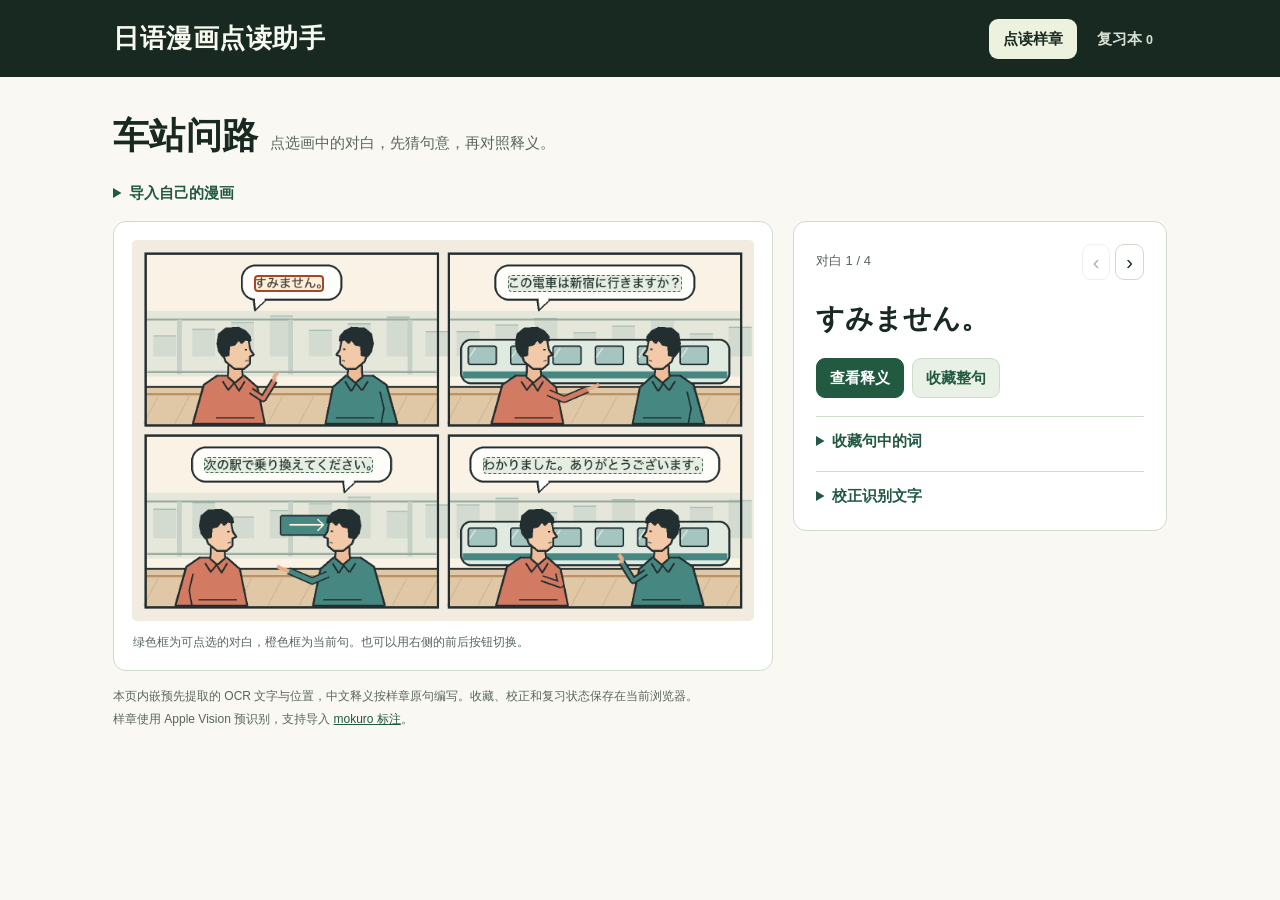
<file: index.html>
<!doctype html>
<html lang="zh-CN"><head><meta charset="utf-8"><meta name="viewport" content="width=device-width, initial-scale=1">
<meta name="color-scheme" content="light"><title>日语漫画点读助手 · 车站问路</title>
<style>
:root {
  --paper: #faf8f3;
  --ink: #182922;
  --green: #215941;
  --muted: #57665d;
  --line: #cfdbcc;
  --pale: #e9f1e6;
  --orange: #a54823;
  --orangebg: #fff0dc;
  --radius: 13px
}

* {
  box-sizing: border-box
}

body {
  margin: 0;
  background: var(--paper);
  font: 15px/1.6 -apple-system,BlinkMacSystemFont,"PingFang SC","Microsoft YaHei",sans-serif;
  color: var(--ink)
}

button,input,textarea {
  font: inherit;
  color: inherit
}

button {
  cursor: pointer
}

button:focus-visible,input:focus-visible,textarea:focus-visible,summary:focus-visible {
  outline: 3px solid #c27735;
  outline-offset: 3px
}

button:disabled {
  opacity: .35;
  cursor: default
}

[hidden] {
  display: none!important
}

main,header>div {
  max-width: 1150px;
  margin: auto;
  padding: 0 clamp(16px,4vw,48px)
}

header {
  background: var(--ink);
  color: #f7f9ef
}

header>div {
  display: flex;
  align-items: center;
  justify-content: space-between;
  gap: 16px;
  min-height: 77px
}

h1,h2,h3,p {
  margin: 0
}

h1 {
  font-size: clamp(19px,2.5vw,26px);
  letter-spacing: .02em
}

nav {
  display: flex;
  gap: 6px;
  flex-wrap: wrap
}

button {
  border: 1px solid var(--line);
  background: #fff;
  border-radius: 9px;
  padding: 7px 13px;
  transition: background .12s,color .12s
}

nav button {
  background: transparent;
  border-color: transparent;
  color: #d7e0d4;
  font-weight: 600
}

nav button[aria-current=page] {
  background: #ecf2de;
  color: var(--ink)
}

nav small {
  font-variant-numeric: tabular-nums
}

main {
  padding-top: 30px;
  padding-bottom: 40px
}

.intro {
  display: flex;
  align-items: baseline;
  gap: 12px;
  flex-wrap: wrap;
  margin-bottom: 16px
}

.intro h2 {
  font-size: clamp(25px,3.5vw,36px);
  font-weight: 750;
  letter-spacing: .01em
}

.sub,.note,.meta,.empty {
  color: var(--muted)
}

.layout {
  display: grid;
  grid-template-columns: minmax(0,1.5fr) minmax(280px,.85fr);
  gap: 20px;
  align-items: start
}

.paper,.card,.saved-item {
  background: white;
  border: 1px solid var(--line);
  border-radius: var(--radius)
}

.paper {
  padding: clamp(9px,2vw,18px)
}

.picture {
  position: relative;
  line-height: 0
}

.picture img {
  width: 100%;
  height: auto;
  display: block;
  border-radius: 5px
}

.hot {
  position: absolute;
  border-radius: 4px;
  padding: 0;
  min-width: 0;
  background: #3a7d4320;
  border: 1px dashed #477657;
  transition: background .13s;
  z-index: 1
}

.hot:hover {
  background: #f5b06140
}

.hot[aria-pressed=true] {
  border: 2px solid var(--orange);
  background: #eeb66533;
  box-shadow: 0 0 0 2px #ffffff90
}

.legend {
  font-size: 12px;
  line-height: 1.6;
  color: var(--muted);
  margin: 12px 1px 0
}

.card {
  padding: 22px;
  position: sticky;
  top: 14px
}

.toprow,.actions,.between {
  display: flex;
  align-items: center;
  gap: 8px;
  flex-wrap: wrap
}

.between,.toprow {
  justify-content: space-between
}

.meta {
  font-size: 13px
}

.step {
  display: flex;
  gap: 5px
}

.step button {
  padding: 1px 10px;
  font-size: 20px
}

.jp {
  font: 600 clamp(20px,2.35vw,28px)/1.65 "Hiragino Sans","Yu Gothic","Noto Sans JP",sans-serif;
  margin: 16px 0;
  overflow-wrap: anywhere
}

.meaning {
  border-left: 3px solid var(--green);
  padding: 9px 12px;
  background: var(--pale);
  border-radius: 0 5px 5px 0;
  margin: 12px 0 0
}

.primary {
  background: var(--green);
  border-color: var(--green);
  color: #fff;
  font-weight: 600
}

.soft {
  background: var(--pale);
  border-color: var(--line);
  color: var(--green);
  font-weight: 600
}

.card details {
  margin-top: 18px;
  padding-top: 12px;
  border-top: 1px solid var(--line)
}

summary {
  cursor: pointer;
  color: var(--green);
  font-weight: 650
}

.note {
  font-size: 13px;
  margin: 8px 0
}

.field {
  width: 100%;
  padding: 8px 10px;
  border: 1px solid #a0b19e;
  border-radius: 7px;
  background: white
}

.act {
  margin-top: 8px
}

.foot {
  font-size: 12px;
  color: var(--muted);
  margin: 16px 0 0
}

.save-list {
  display: grid;
  gap: 10px
}

.saved-item {
  padding: 16px
}

.saved-item strong {
  font-size: 18px;
  overflow-wrap: anywhere
}

.saved-item .context {
  color: var(--muted);
  margin: 5px 0 10px
}

.saved-item small {
  display: block;
  color: var(--muted);
  margin-bottom: 3px
}

.empty {
  padding: 24px 0
}

.check {
  color: var(--green)
}

button:not(:disabled):hover {
  filter: brightness(.96)
}

#status:not(:empty) {
  margin-top: 10px;
  color: var(--orange);
  font-size: 13px
}

.loader {
  margin: 0 0 16px
}

.loader[open] {
  padding: 13px 15px;
  border: 1px solid var(--line);
  border-radius: var(--radius);
  background: white
}

.loadfiles {
  display: flex;
  align-items: flex-end;
  gap: 10px;
  flex-wrap: wrap
}

.loadfiles label {
  display: grid;
  font-size: 13px;
  color: var(--muted);
  gap: 4px
}

.loadfiles input {
  max-width: 100%;
  font-size: 12px
}

.review-intro {
  margin-bottom: 15px
}

.booknav {
  display: flex;
  align-items: center;
  gap: 14px;
  margin: 0 0 14px
}

.booknav span {
  font-variant-numeric: tabular-nums
}

.intro h2 {
  overflow-wrap: anywhere
}

#empty-page {
  color: var(--muted)
}

@media(max-width:720px) {
  header>div {
    align-items: flex-start;
    justify-content: center;
    flex-direction: column;
    gap: 6px;
    padding-top: 12px;
    padding-bottom: 12px
  }

  .layout {
    grid-template-columns: 1fr
  }

  .card {
    position: static;
    padding: 16px
  }

  main {
    padding-top: 18px
  }

  .intro {
    margin-bottom: 10px
  }

  .paper {
    padding: 8px
  }

  .layout {
    gap: 12px
  }

  .legend {
    margin-top: 6px
  }

  .jp {
    margin: 10px 0
  }

  nav button {
    padding: 3px 10px
  }

}
</style></head><body>
<header><div><h1>日语漫画点读助手</h1><nav aria-label="视图选择"><button id="read-tab" aria-current="page">点读样章</button><button id="review-tab">复习本 <small id="count">0</small></button></nav></div></header>
<main>
<section id="reader"><div class="intro"><h2 id="scene">车站问路</h2><p class="sub" id="hint">点选画中的对白，先猜句意，再对照释义。</p></div>
<details class="loader"><summary>导入自己的漫画</summary><p class="note">选择一份 .mokuro 识别文件，再一次选中整卷图片或其中几页。保留图片原文件名，即可按书中顺序翻页。下次重选同一卷及图片可恢复学习记录。</p><div class="loadfiles"><label>识别结果<input id="mok-file" type="file" accept=".mokuro,.json"></label><label>漫画原图（可多选）<input id="img-file" type="file" multiple accept=".png,.jpg,.jpeg,.webp,.gif"></label><button id="load-page">打开漫画</button><button id="sample-page" hidden>返回内置样章</button></div><p class="note" id="load-status" role="status"></p></details>
<div class="booknav" id="page-nav" hidden aria-label="漫画翻页"><button id="prev-page">上一页</button><span class="meta" id="page-number" aria-live="polite"></span><button id="next-page">下一页</button></div>
<div class="layout"><div class="paper"><div class="picture" id="picture"><img id="page-image" src="[data-uri]" width="1600" height="980" alt="日语车站问路样章，两位乘客就前往新宿及换乘进行对话。"></div><p class="legend" id="legend">绿色框为可点选的对白，橙色框为当前句。也可以用右侧的前后按钮切换。</p></div>
<aside class="card" aria-label="当前对白"><p id="empty-page" hidden>本页没有可点读的对白，可以浏览原图。</p><div id="sentence-tools"><div class="toprow"><span class="meta" id="position"></span><div class="step"><button id="prev" aria-label="上一句">‹</button><button id="next" aria-label="下一句">›</button></div></div>
<p class="jp" id="line" lang="ja"></p><div class="actions"><button id="show" class="primary" aria-expanded="false" aria-controls="meaning">查看释义</button><button id="save" class="soft">收藏整句</button></div>
<p class="meaning" id="meaning" hidden></p>
<details id="gloss-edit" hidden><summary>填写我的释义</summary><label for="gloss" class="meta">中文释义</label><textarea class="field" id="gloss" rows="2"></textarea><div class="act"><button id="save-gloss">保存释义</button></div></details>
<details id="words"><summary>收藏句中的词</summary><p class="note"><label for="word">输入或粘贴当前对白中的词语，复习时保留整句。</label></p><input class="field" id="word" lang="ja" autocomplete="off"><div class="act"><button id="save-word">收藏词语</button></div></details>
<details id="correction"><summary>校正识别文字</summary><p class="note">原始 OCR：<span id="raw" lang="ja"></span></p><label class="meta" for="edit">我的校正</label><textarea class="field" id="edit" rows="2" lang="ja"></textarea><div class="actions act"><button id="apply">保存校正</button><button id="reset">恢复原始识别</button></div></details>
</div><p id="status" role="status"></p></aside></div>
<p class="foot" id="footnote">本页内嵌预先提取的 OCR 文字与位置，中文释义按样章原句编写。收藏、校正和复习状态保存在当前浏览器。</p><p class="foot" style="margin-top:4px">样章使用 Apple Vision 预识别，支持导入 <a href="https://github.com/kha-white/mokuro" target="_blank" rel="noopener noreferrer" style="color:var(--green)">mokuro 标注</a>。</p></section>
<section id="review" hidden><div class="intro"><h2>复习本</h2><p class="sub" id="review-info"></p></div><div id="cards" class="save-list"></div></section>
</main><script type="application/json" id="sample">[{"id": 0, "raw": "すみません。", "original": "すみません。", "translation": "不好意思，打扰一下。", "box": [19.5625, 9.285714285714286, 11.3125, 4.387755102040816]}, {"id": 1, "raw": "この電車は新宿に行きますか？", "original": "この電車は新宿に行きますか？", "translation": "请问这趟电车到新宿吗？", "box": [60.375, 9.387755102040817, 28.0, 4.285714285714286]}, {"id": 2, "raw": "次の駅で乗り換えてください。", "original": "次の駅で乗り換えてください。", "translation": "请在下一站换乘。", "box": [11.625, 57.04081632653061, 27.1875, 4.183673469387755]}, {"id": 3, "raw": "わかりました。ありがとうございます。", "original": "わかりました。ありがとうございます。", "translation": "明白了，非常感谢。", "box": [56.375, 57.04081632653061, 35.375, 4.387755102040816]}]</script>
<script>
'use strict';
const sampleLines = JSON.parse(document.getElementById('sample').textContent);
const $ = id => document.getElementById(id);
const sampleKey = 'lv-japanese-manga-reading-v1', sampleImage = $('page-image').src;
const samplePage = {
  key: sampleKey,
  title: '车站问路',
  lines: sampleLines,
  number: 1
};
let book = [samplePage], pageIndex = 0, active = samplePage, lines = sampleLines, notes;
let activeImageUrl = null, current = 0, expanded = false, warning = '';
const sessionNotes = new Map();

function pageNotes(page) {
  if (sessionNotes.has(page.key)) return sessionNotes.get(page.key);
  const record = {edits: {}, glosses: {}, saved: []};
  try {
    const stored = JSON.parse(localStorage.getItem(page.key));
    if (stored && Array.isArray(stored.saved) && stored.edits && typeof stored.edits === 'object') {
      record.edits = stored.edits;
      record.glosses = stored.glosses || {};
      record.saved = stored.saved.filter(
          n => n && Number.isInteger(n.i) && n.i >= 0 && n.i < page.lines.length &&
              typeof n.key === 'string');
    }
  } catch (e) {
    warning = '当前窗口无法读取之前保存的内容。'
  }
  sessionNotes.set(page.key, record);
  return record;
}
notes = pageNotes(active);
const pageMeaning = (page, i) =>
    pageNotes(page).glosses[i] || page.lines[i].translation || '尚未填写释义。';
const pageText = (page, i) => pageNotes(page).edits[i] || page.lines[i].raw;
const meaning = i => pageMeaning(active, i);
const shown = i => pageText(active, i);
const sentenceKey = i => 'line:' + i;
function persist(page = active) {
  try {
    localStorage.setItem(page.key, JSON.stringify(pageNotes(page)));
    return true
  } catch (e) {
    warning = '浏览器未允许本地保存，本次操作仅在当前窗口有效。';
    return false
  }
}
function message(s) {
  $('status').textContent = warning || s || ''
}
function count() {
  $('count').textContent = book.reduce((total, page) => total + pageNotes(page).saved.length, 0)
}
function select(i) {
  if (i < 0 || i >= lines.length) return;
  current = i;
  expanded = false;
  $('word').value = '';
  $('words').open = false;
  $('correction').open = false;
  $('gloss-edit').open = false;
  message('');
  paint()
}
function paint() {
  const empty = lines.length === 0;
  $('empty-page').hidden = !empty;
  $('sentence-tools').hidden = empty;
  $('legend').hidden = empty;
  $('hint').textContent = empty ? '浏览漫画原图。' : '点选画中的对白，先猜句意，再对照释义。';
  if (empty) {
    count();
    return
  }
  const row = lines[current];
  $('position').textContent = '对白 ' + (current + 1) + ' / ' + lines.length;
  $('line').textContent = shown(current);
  $('edit').value = shown(current);
  $('raw').textContent = row.raw;
  $('meaning').textContent = meaning(current);
  $('gloss-edit').hidden = active === samplePage;
  $('gloss').value = notes.glosses[current] || '';
  $('meaning').hidden = !expanded;
  $('show').setAttribute('aria-expanded', String(expanded));
  $('show').textContent = expanded ? '收起释义' : '查看释义';
  $('save').textContent =
      notes.saved.some(x => x.key === sentenceKey(current)) ? '取消整句收藏' : '收藏整句';
  $('prev').disabled = current === 0;
  $('next').disabled = current === lines.length - 1;
  document.querySelectorAll('.hot').forEach(
      (b, i) => b.setAttribute('aria-pressed', String(i === current)));
  count()
}
function view(name) {
  const isRead = name === 'reader';
  $('reader').hidden = !isRead;
  $('review').hidden = isRead;
  for (const [id, active] of [['read-tab', isRead], ['review-tab', !isRead]]) {
    if (active)
      $(id).setAttribute('aria-current', 'page');
    else
      $(id).removeAttribute('aria-current')
  }
  if (!isRead) list()
}
function action(label, cb) {
  const b = document.createElement('button');
  b.textContent = label;
  b.onclick = cb;
  return b
}
function textNode(tag, s, cls) {
  const n = document.createElement(tag);
  n.textContent = s;
  if (cls) n.className = cls;
  return n
}
function list() {
  count();
  const dest = $('cards');
  dest.replaceChildren();
  const total = Number($('count').textContent);
  const reviewed =
      book.reduce((n, page) => n + pageNotes(page).saved.filter(note => note.reviewed).length, 0);
  $('review-info').textContent = total ? '共 ' + total + ' 条，已复习 ' + reviewed + ' 条。' :
                                         '点读时收藏一句对白或一个词即可开始。';
  if (!total) {
    dest.append(action('回到点读', () => view('reader')));
    return
  }
  for (const [index, page] of book.entries()) {
    const record = pageNotes(page);
    for (const note of record.saved) {
      const card = document.createElement('article');
      card.className = 'saved-item';
      const location =
          page === samplePage ? page.title : '第 ' + page.number + ' 页 · ' + page.title;
      card.append(textNode(
          'small', location + ' · 第 ' + (note.i + 1) + ' 句 · ' + (note.word ? '词语' : '整句')));
      const entryTitle = textNode('strong', note.word || pageText(page, note.i));
      entryTitle.lang = 'ja';
      card.append(entryTitle);
      if (note.word) {
        const context = textNode('p', pageText(page, note.i), 'context');
        context.lang = 'ja';
        card.append(context);
      }
      const gloss = textNode('p', pageMeaning(page, note.i), 'meaning');
      gloss.hidden = true;
      const bar = document.createElement('div');
      bar.className = 'actions act';
      bar.append(action('查看句义', e => {
                   gloss.hidden = !gloss.hidden;
                   e.currentTarget.textContent = gloss.hidden ? '查看句义' : '收起句义'
                 }), action('回到原处', () => {
                   openPage(index, note.i);
                   document.querySelectorAll('.hot')[note.i].focus()
                 }), action(note.reviewed ? '已复习 · 撤销' : '标为已复习', () => {
                   note.reviewed = !note.reviewed;
                   persist(page);
                   list()
                 }), action('移除', () => {
                   record.saved = record.saved.filter(item => item.key !== note.key);
                   persist(page);
                   list();
                   paint()
                 }));
      card.append(bar, gloss);
      dest.append(card);
    }
  }
}
function mount() {
  document.querySelectorAll('.hot').forEach(n => n.remove());
  for (const r of lines) {
    const b = document.createElement('button');
    b.className = 'hot';
    const [x, y, w, h] = r.box;
    Object.assign(b.style, {left: x + '%', top: y + '%', width: w + '%', height: h + '%'});
    b.setAttribute('aria-label', '点读第 ' + (r.id + 1) + ' 句');
    b.onclick = () => select(r.id);
    $('picture').append(b)
  }
}
mount();
function basename(name) {
  return String(name).split('/').pop().split(String.fromCharCode(92)).pop()
}
function openPage(index, sentence = 0) {
  const page = book[index];
  if (!page) return;
  const previousUrl = activeImageUrl;
  activeImageUrl = page.file ? URL.createObjectURL(page.file) : null;
  pageIndex = index;
  active = page;
  lines = page.lines;
  notes = pageNotes(page);
  $('scene').textContent = page.title;
  const sample = page === samplePage;
  const img = $('page-image');
  img.removeAttribute('width');
  img.removeAttribute('height');
  img.src = activeImageUrl || sampleImage;
  img.alt = sample ? '日语车站问路样章。' : '导入的漫画原图 ' + page.title;
  if (previousUrl) URL.revokeObjectURL(previousUrl);
  $('footnote').textContent = sample ?
      '本页内嵌预先提取的 OCR 文字与位置，中文释义按样章原句编写。收藏、校正和复习状态保存在当前浏览器。' :
      '使用导入的 OCR 文字点读，可校正文字并补充释义。笔记保存在当前浏览器。';
  $('read-tab').textContent = sample ? '点读样章' : '点读漫画';
  $('sample-page').hidden = sample;
  $('page-nav').hidden = book.length <= 1;
  $('prev-page').disabled = index === 0;
  $('next-page').disabled = index === book.length - 1;
  $('page-number').textContent = sample ? '' : '原书第 ' + page.number + ' / ' + page.total + ' 页';
  current = 0;
  expanded = false;
  message('');
  mount();
  view('reader');
  if (lines.length)
    select(sentence);
  else
    paint();
}
$('prev-page').onclick = () => openPage(pageIndex - 1);
$('next-page').onclick = () => openPage(pageIndex + 1);
function importedLines(page) {
  const w = page.img_width, h = page.img_height;
  if (!Number.isFinite(w) || !Number.isFinite(h) || w <= 0 || h <= 0 || !Array.isArray(page.blocks))
    throw Error('这一页的尺寸或识别块信息不完整。');
  const result = [];
  for (const b of page.blocks) {
    if (!Array.isArray(b.box) || b.box.length !== 4 || !b.box.every(Number.isFinite) ||
        !Array.isArray(b.lines))
      continue;
    const [a, c, d, e] = b.box;
    if (a < 0 || c < 0 || d > w || e > h || d <= a || e <= c) continue;
    const raw = b.lines.filter(v => typeof v === 'string').join('').trim();
    if (!raw) continue;
    result.push({
      id: result.length,
      raw,
      translation: '',
      box: [100 * a / w, 100 * c / h, 100 * (d - a) / w, 100 * (e - c) / h]
    })
  }
  return result
}
async function verifyImage(file, page) {
  const url = URL.createObjectURL(file);
  try {
    const probe = new Image();
    probe.src = url;
    try {
      await probe.decode()
    } catch (e) {
      throw Error('无法打开图片 ' + file.name + '。')
    }
    if (probe.naturalWidth !== page.img_width || probe.naturalHeight !== page.img_height)
      throw Error(file.name + ' 的尺寸与识别结果不一致，请选择原图。');
  } finally {
    URL.revokeObjectURL(url)
  }
}
$('load-page').onclick = async () => {
  const doc = $('mok-file').files[0], files = Array.from($('img-file').files), btn = $('load-page');
  const feedback = $('load-status');
  if (!doc || !files.length) {
    feedback.textContent = '请选择识别结果和至少一张配套图片。';
    return
  }
  btn.disabled = true;
  $('sample-page').disabled = true;
  try {
    const data = JSON.parse(await doc.text());
    if (!data || !Array.isArray(data.pages))
      throw Error('文件里没有标准 .mokuro 的 pages 页列表。');
    const positions = new Map();
    for (const [index, page] of data.pages.entries()) {
      if (!page || typeof page.img_path !== 'string') continue;
      const name = basename(page.img_path).normalize();
      positions.set(name, positions.has(name) ? -1 : index);
    }
    const selected = new Map();
    for (const file of files) {
      if (!/\.(png|jpe?g|webp|gif)$/i.test(file.name))
        throw Error('请选择 PNG、JPEG、WebP 或 GIF 原图。');
      const index = positions.get(file.name.normalize());
      if (index === undefined) throw Error('识别结果中没有 ' + file.name + '，请使用原文件名。');
      if (index < 0 || selected.has(index))
        throw Error('所选图片或识别文件含同名页 ' + file.name + '，无法唯一匹配。');
      selected.set(index, file);
    }
    const imported = [];
    for (const [index, page] of data.pages.entries()) {
      const file = selected.get(index);
      if (!file) continue;
      const items = importedLines(page);
      feedback.textContent = '正在检查图片 ' + (imported.length + 1) + ' / ' + files.length + '…';
      await verifyImage(file, page);
      const key = 'lv-mokuro-v1:' +
          JSON.stringify(
              [data.volume_uuid || doc.name, page.img_path, page.img_width, page.img_height]);
      imported.push(
          {key, title: file.name, lines: items, number: index + 1, total: data.pages.length, file});
    }
    book = imported;
    openPage(0);
    feedback.textContent = '已打开 ' + book.length + ' / ' + data.pages.length + ' 页。';
  } catch (err) {
    feedback.textContent = '没有切换页面。' +
        (err instanceof SyntaxError ? '所选识别结果无法解析。' : err.message || '请检查文件。');
  } finally {
    btn.disabled = false;
    $('sample-page').disabled = false
  }
};
$('sample-page').onclick = () => {
  book = [samplePage];
  openPage(0);
  $('load-status').textContent = '已返回内置样章。'
};
$('save-gloss').onclick = () => {
  const v = $('gloss').value.trim();
  if (!v) {
    message('请输入想保存的释义。');
    return
  }
  notes.glosses[current] = v;
  persist();
  expanded = true;
  paint();
  message('已保存本句释义。')
};
$('prev').onclick = () => select(current - 1);
$('next').onclick = () => select(current + 1);
$('show').onclick = () => {
  expanded = !expanded;
  paint()
};
$('save').onclick = () => {
  const id = sentenceKey(current);
  if (notes.saved.some(x => x.key === id))
    notes.saved = notes.saved.filter(x => x.key !== id);
  else
    notes.saved.push({key: id, i: current, word: '', reviewed: false});
  persist();
  paint();
  message('复习本已更新。')
};
$('save-word').onclick = () => {
  const word = $('word').value.trim();
  if (!word || !shown(current).includes(word)) {
    message('请输入当前对白中出现的词语。');
    return
  }
  const id = 'word:' + current + ':' + word;
  if (!notes.saved.some(x => x.key === id))
    notes.saved.push({key: id, i: current, word, reviewed: false});
  persist();
  paint();
  message('已收藏词语及本句。')
};
$('apply').onclick = () => {
  const newText = $('edit').value.trim();
  if (!newText) {
    message('校正后的对白不能为空。');
    return
  }
  notes.edits[current] = newText;
  persist();
  paint();
  message('已保存校正。')
};
$('reset').onclick = () => {
  delete notes.edits[current];
  persist();
  paint();
  message('已恢复原始识别。')
};
$('read-tab').onclick = () => {
  view('reader');
  paint()
};
$('review-tab').onclick = () => view('review');
select(0);
</script></body></html>
</file>
